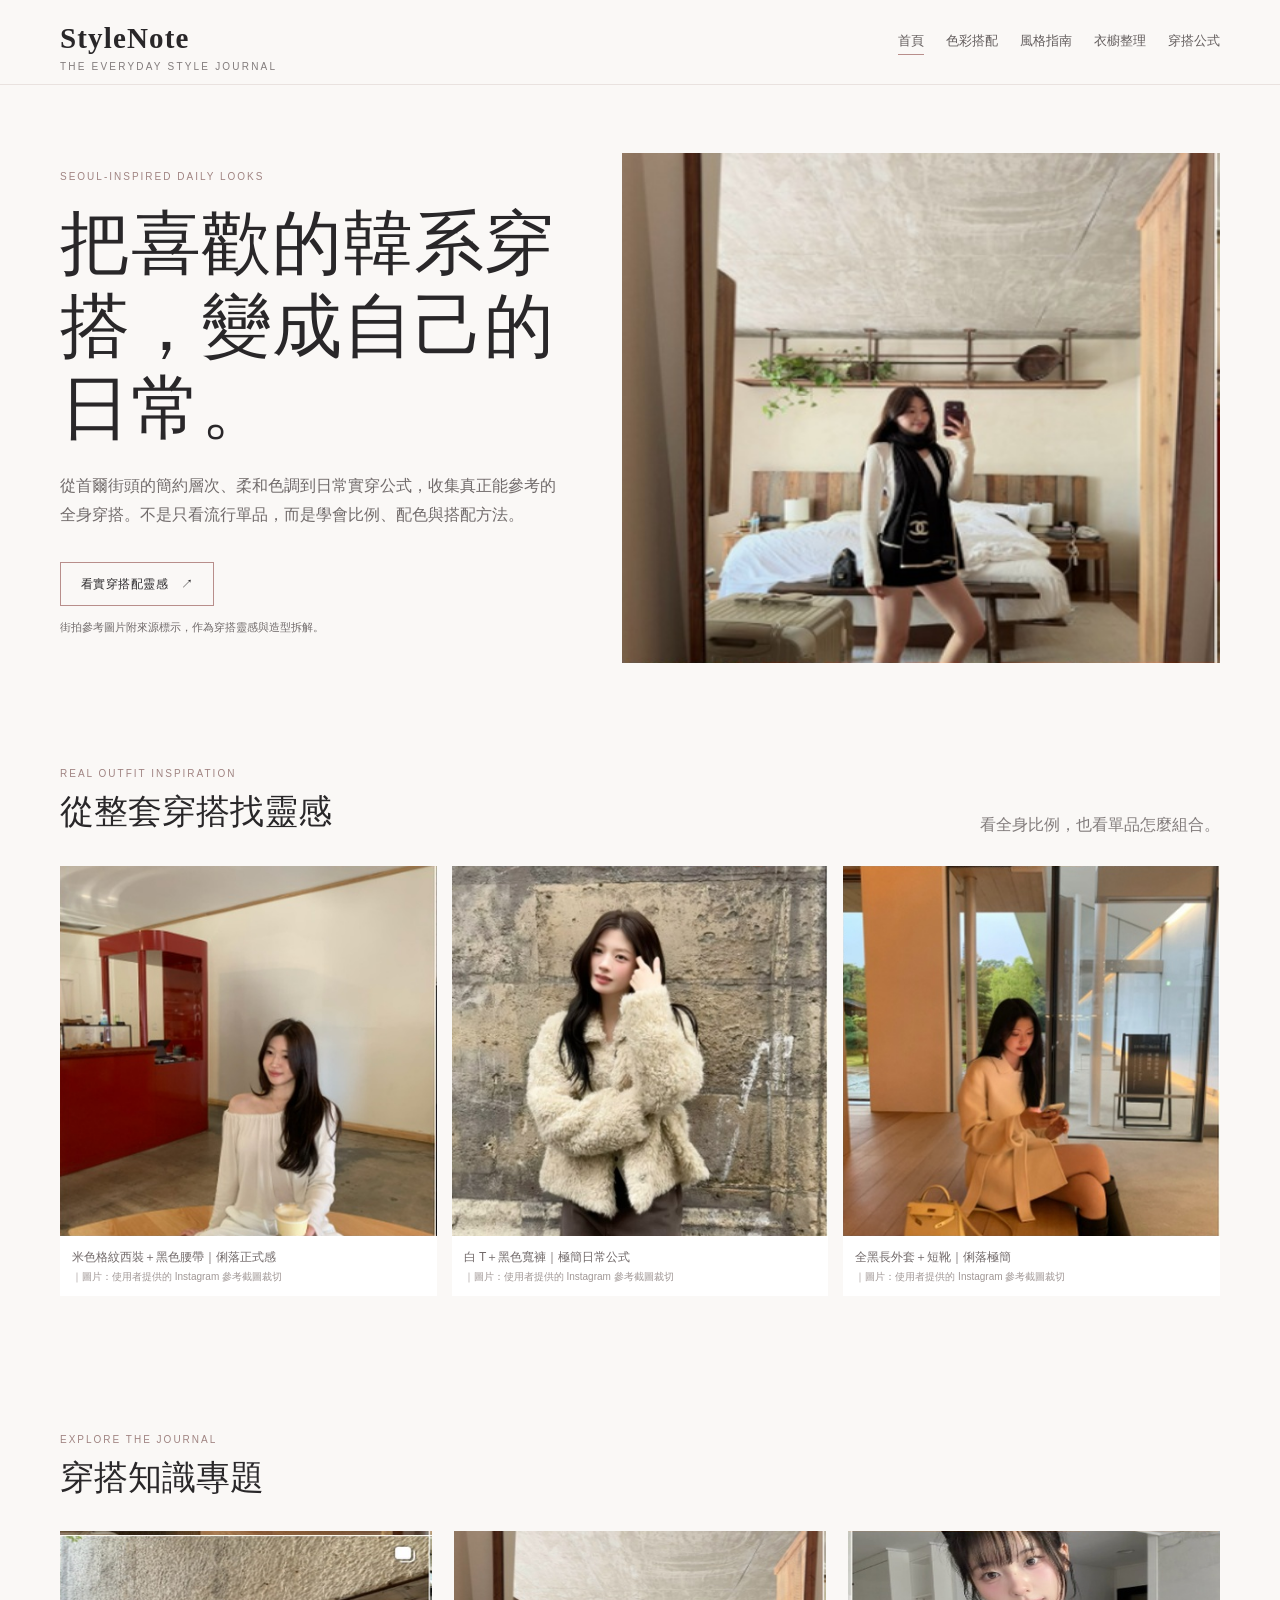
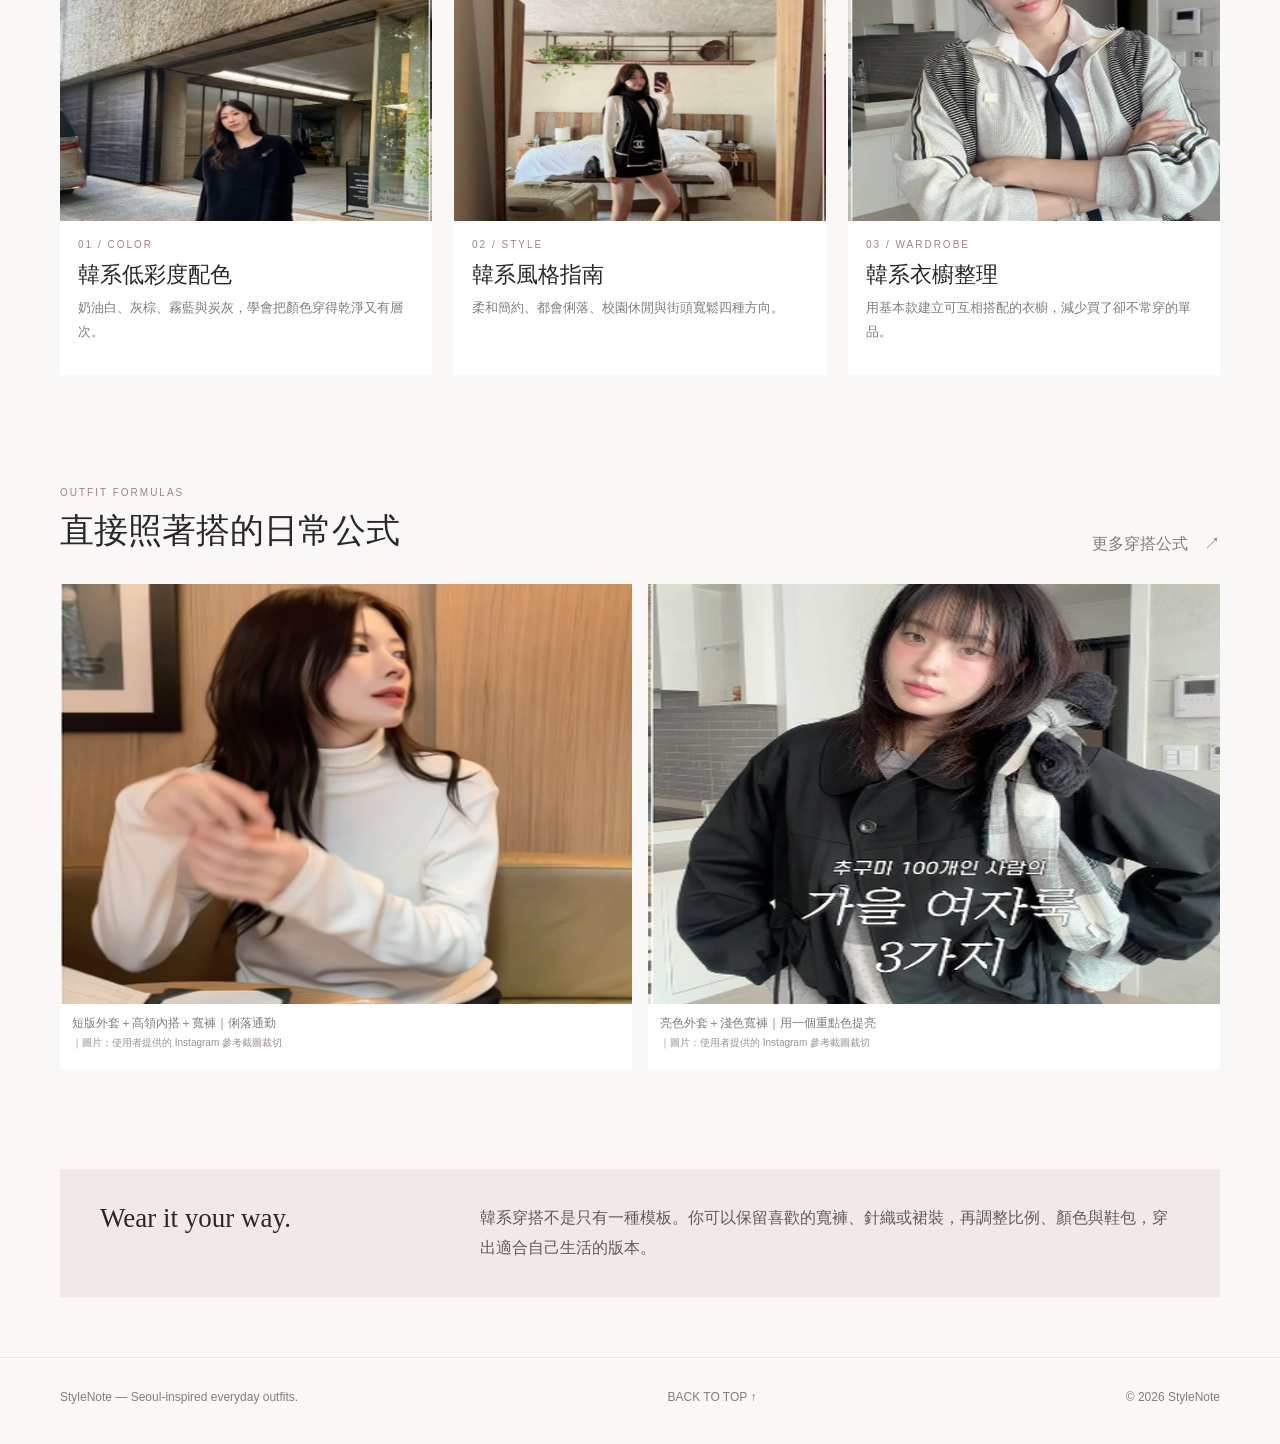
<file: index.html>
<!doctype html><html lang="zh-Hant"><head><meta charset="utf-8"><meta name="viewport" content="width=device-width, initial-scale=1"><meta name="description" content="StyleNote 韓系日常穿搭靈感：首爾街拍、韓系簡約、日常穿搭公式與衣櫥整理。"><title>StyleNote｜韓系日常穿搭筆記</title><link rel="stylesheet" href="css/style.css"></head><body id="top"><header class="site-header"><div class="wrap header-inner"><a class="brand" href="index.html">StyleNote<small>THE EVERYDAY STYLE JOURNAL</small></a><nav class="nav" aria-label="主要導覽"><a href="index.html" aria-current=page>首頁</a><a href="pages/color-guide.html" >色彩搭配</a><a href="pages/style-guide.html" >風格指南</a><a href="pages/wardrobe.html" >衣櫥整理</a><a href="pages/outfit-formulas.html" >穿搭公式</a></nav></div></header><main class="wrap"><section class="hero"><div><div class="eyebrow">SEOUL-INSPIRED DAILY LOOKS</div><h1>把喜歡的韓系穿搭，變成自己的日常。</h1><p>從首爾街頭的簡約層次、柔和色調到日常實穿公式，收集真正能參考的全身穿搭。不是只看流行單品，而是學會比例、配色與搭配方法。</p><a class="button" href="pages/outfit-formulas.html">看實穿搭配靈感　↗</a><p class="source-note">街拍參考圖片附來源標示，作為穿搭靈感與造型拆解。</p></div><div class="ootd-image" role="img" aria-label="使用者提供的韓系穿搭參考：黑色寬鬆帽T搭配灰色格紋短裙" style="--x:0%;--y:0%"></div></section>
<section class="section"><div class="section-head"><div><div class="eyebrow">REAL OUTFIT INSPIRATION</div><h2>從整套穿搭找靈感</h2></div><span class="muted">看全身比例，也看單品怎麼組合。</span></div><div class="lookbook">
<figure><div class="ootd-image" role="img" aria-label="使用者提供的韓系穿搭參考：黑色圖案T恤搭配短裙與長襪" style="--x:33.333333333333336%;--y:0%"></div><figcaption>米色格紋西裝＋黑色腰帶｜俐落正式感 <small>｜圖片：使用者提供的 Instagram 參考截圖裁切</small></figcaption></figure>
<figure><div class="ootd-image" role="img" aria-label="使用者提供的韓系穿搭參考：棕色短外套搭配黑色百褶短裙" style="--x:0%;--y:100%"></div><figcaption>白 T＋黑色寬褲｜極簡日常公式 <small>｜圖片：使用者提供的 Instagram 參考截圖裁切</small></figcaption></figure>
<figure><div class="ootd-image" role="img" aria-label="使用者提供的韓系穿搭參考：奶油色毛絨外套搭配深色長褲" style="--x:100%;--y:33.333333333333336%"></div><figcaption>全黑長外套＋短靴｜俐落極簡 <small>｜圖片：使用者提供的 Instagram 參考截圖裁切</small></figcaption></figure>
</div></section>
<section class="section"><div class="section-head"><div><div class="eyebrow">EXPLORE THE JOURNAL</div><h2>穿搭知識專題</h2></div></div><div class="cards">
<article class="card"><div class="ootd-image" role="img" aria-label="使用者提供的韓系穿搭參考：灰白針織外套搭配白襯衫與領帶" style="--x:66.66666666666667%;--y:0%"></div><div class="meta">01 / COLOR</div><h3><a href="pages/color-guide.html">韓系低彩度配色</a></h3><p>奶油白、灰棕、霧藍與炭灰，學會把顏色穿得乾淨又有層次。</p></article>
<article class="card"><div class="ootd-image" role="img" aria-label="使用者提供的韓系穿搭參考：黑色寬鬆帽T搭配灰色格紋短裙" style="--x:0%;--y:0%"></div><div class="meta">02 / STYLE</div><h3><a href="pages/style-guide.html">韓系風格指南</a></h3><p>柔和簡約、都會俐落、校園休閒與街頭寬鬆四種方向。</p></article>
<article class="card"><div class="ootd-image" role="img" aria-label="使用者提供的韓系穿搭參考：黑色針織外套搭配白色襯衫" style="--x:100%;--y:66.66666666666667%"></div><div class="meta">03 / WARDROBE</div><h3><a href="pages/wardrobe.html">韓系衣櫥整理</a></h3><p>用基本款建立可互相搭配的衣櫥，減少買了卻不常穿的單品。</p></article>
</div></section>
<section class="section"><div class="section-head"><div><div class="eyebrow">OUTFIT FORMULAS</div><h2>直接照著搭的日常公式</h2></div><a class="muted" href="pages/outfit-formulas.html">更多穿搭公式　↗</a></div><div class="photo-grid"><figure><div class="ootd-image" role="img" aria-label="使用者提供的韓系穿搭參考：奶油白短外套搭配黑色短裙" style="--x:33.333333333333336%;--y:100%"></div><figcaption>短版外套＋高領內搭＋寬褲｜俐落通勤 <small>｜圖片：使用者提供的 Instagram 參考截圖裁切</small></figcaption></figure><figure><div class="ootd-image" role="img" aria-label="使用者提供的韓系穿搭參考：橄欖綠長版外套搭配深色內搭" style="--x:66.66666666666667%;--y:66.66666666666667%"></div><figcaption>亮色外套＋淺色寬褲｜用一個重點色提亮 <small>｜圖片：使用者提供的 Instagram 參考截圖裁切</small></figcaption></figure></div></section>
<section class="intro-band"><h2>Wear it your way.</h2><p>韓系穿搭不是只有一種模板。你可以保留喜歡的寬褲、針織或裙裝，再調整比例、顏色與鞋包，穿出適合自己生活的版本。</p></section></main><footer class="site-footer"><div class="wrap footer-inner"><span>StyleNote — Seoul-inspired everyday outfits.</span><a href="#top">BACK TO TOP ↑</a><span>© 2026 StyleNote</span></div></footer><script src="js/main.js"></script></body></html>
</file>
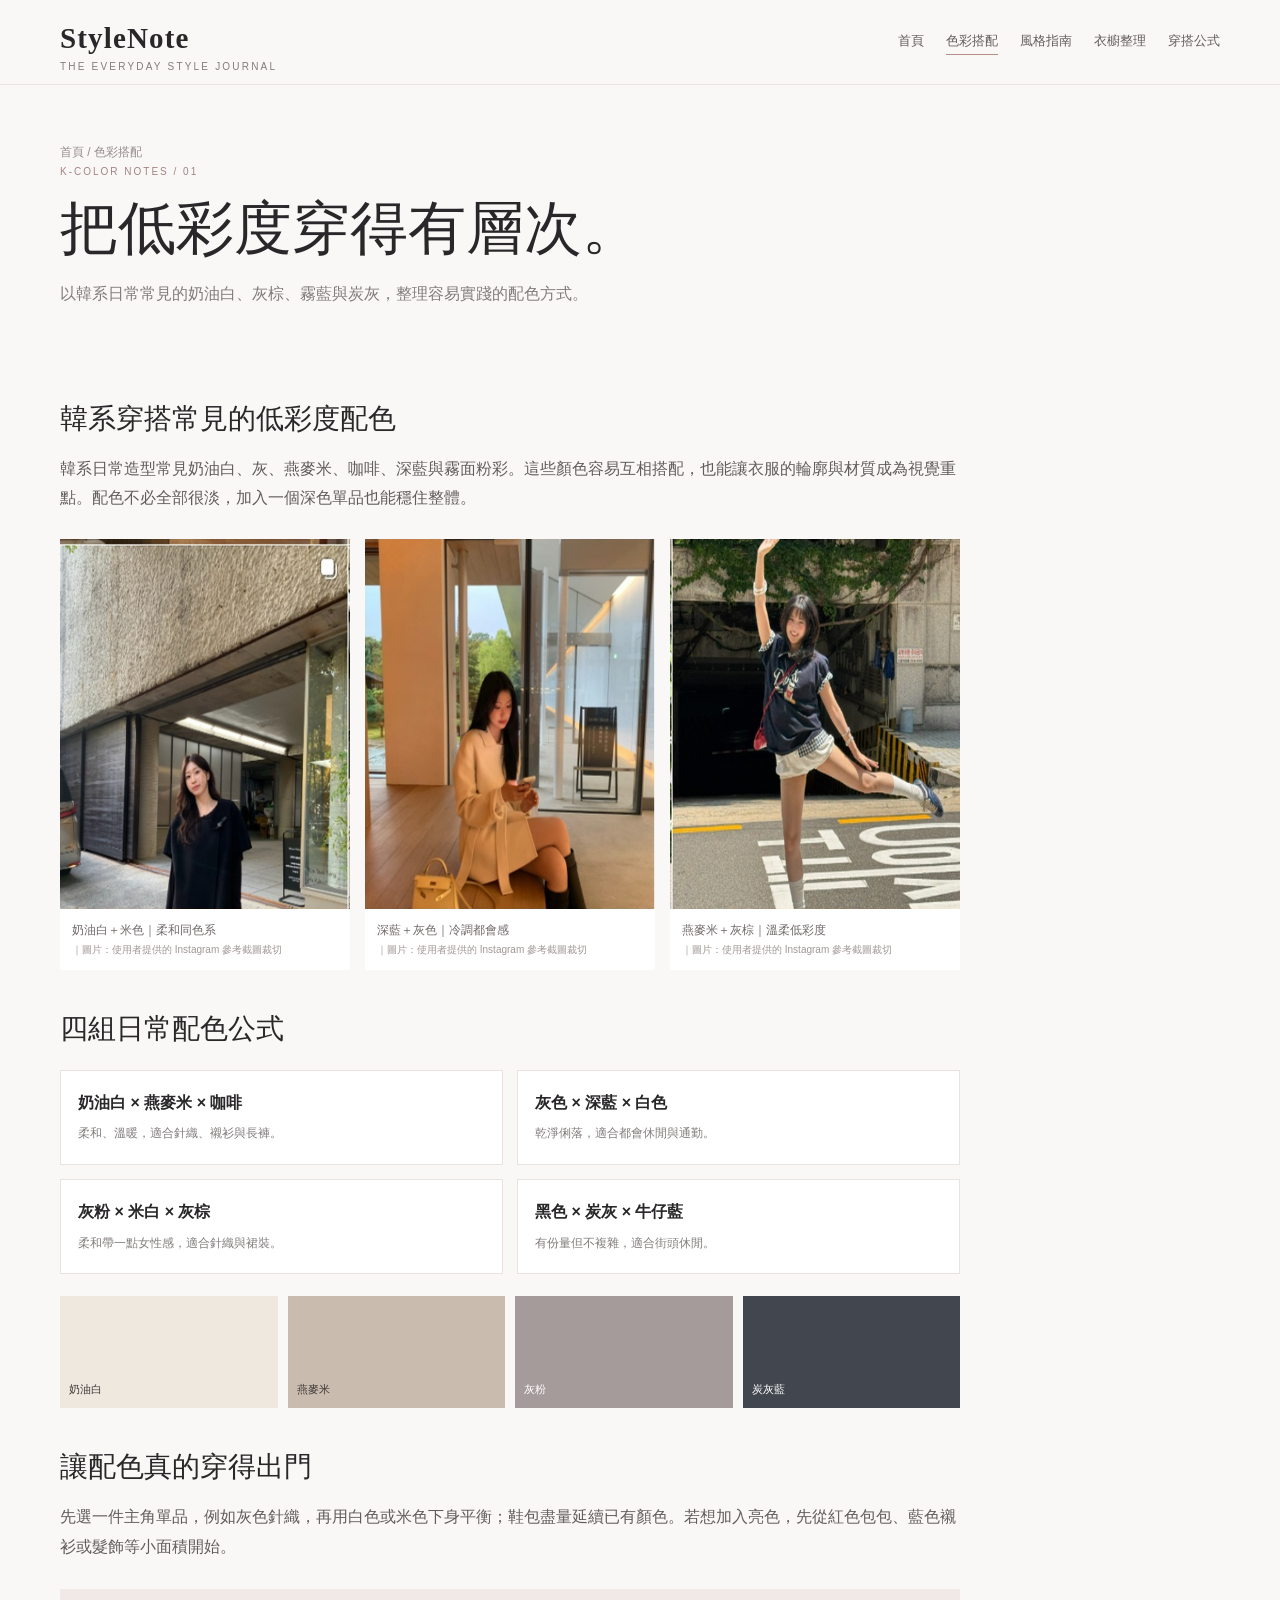
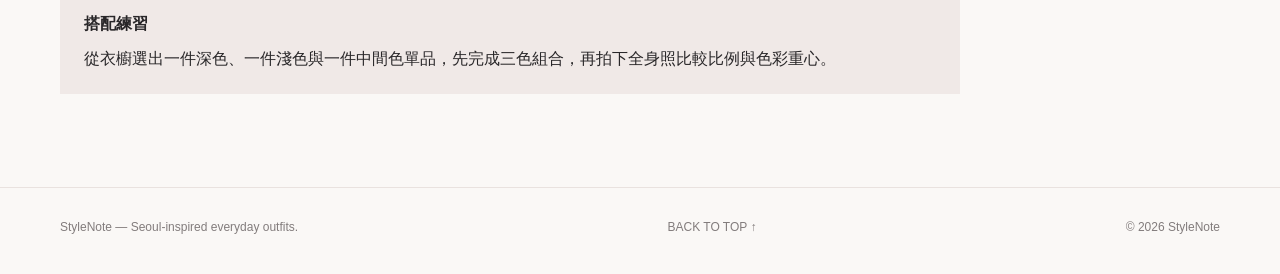
<file: pages/color-guide.html>
<!doctype html><html lang="zh-Hant"><head><meta charset="utf-8"><meta name="viewport" content="width=device-width, initial-scale=1"><meta name="description" content="把低彩度穿得有層次。｜StyleNote 韓系日常穿搭筆記。"><title>把低彩度穿得有層次。｜StyleNote</title><link rel="stylesheet" href="../css/style.css"></head><body id="top"><header class="site-header"><div class="wrap header-inner"><a class="brand" href="../index.html">StyleNote<small>THE EVERYDAY STYLE JOURNAL</small></a><nav class="nav" aria-label="主要導覽"><a href="../index.html" >首頁</a><a href="../pages/color-guide.html" aria-current=page>色彩搭配</a><a href="../pages/style-guide.html" >風格指南</a><a href="../pages/wardrobe.html" >衣櫥整理</a><a href="../pages/outfit-formulas.html" >穿搭公式</a></nav></div></header><main class="wrap"><div class="page-hero"><div class="breadcrumb"><a href="../index.html">首頁</a> / 色彩搭配</div><div class="eyebrow">K-COLOR NOTES / 01</div><h1>把低彩度穿得有層次。</h1><p class="muted">以韓系日常常見的奶油白、灰棕、霧藍與炭灰，整理容易實踐的配色方式。</p></div><article class="content"><h2>韓系穿搭常見的低彩度配色</h2><p>韓系日常造型常見奶油白、灰、燕麥米、咖啡、深藍與霧面粉彩。這些顏色容易互相搭配，也能讓衣服的輪廓與材質成為視覺重點。配色不必全部很淡，加入一個深色單品也能穩住整體。</p><div class="lookbook"><figure><div class="ootd-image" role="img" aria-label="使用者提供的韓系穿搭參考：灰白針織外套搭配白襯衫與領帶" style="--x:66.66666666666667%;--y:0%"></div><figcaption>奶油白＋米色｜柔和同色系 <small>｜圖片：使用者提供的 Instagram 參考截圖裁切</small></figcaption></figure><figure><div class="ootd-image" role="img" aria-label="使用者提供的韓系穿搭參考：奶油色毛絨外套搭配深色長褲" style="--x:100%;--y:33.333333333333336%"></div><figcaption>深藍＋灰色｜冷調都會感 <small>｜圖片：使用者提供的 Instagram 參考截圖裁切</small></figcaption></figure><figure><div class="ootd-image" role="img" aria-label="使用者提供的韓系穿搭參考：深色寬鬆外套與白色下身" style="--x:33.333333333333336%;--y:66.66666666666667%"></div><figcaption>燕麥米＋灰棕｜溫柔低彩度 <small>｜圖片：使用者提供的 Instagram 參考截圖裁切</small></figcaption></figure></div><h2>四組日常配色公式</h2><div class="formula-grid"><div class="formula"><strong>奶油白 × 燕麥米 × 咖啡</strong><span>柔和、溫暖，適合針織、襯衫與長褲。</span></div><div class="formula"><strong>灰色 × 深藍 × 白色</strong><span>乾淨俐落，適合都會休閒與通勤。</span></div><div class="formula"><strong>灰粉 × 米白 × 灰棕</strong><span>柔和帶一點女性感，適合針織與裙裝。</span></div><div class="formula"><strong>黑色 × 炭灰 × 牛仔藍</strong><span>有份量但不複雜，適合街頭休閒。</span></div></div><div class="palette"><div class="swatch" style="background:#eee8df;color:#403b39">奶油白</div><div class="swatch" style="background:#c9bbae;color:#403b39">燕麥米</div><div class="swatch" style="background:#a69b9b">灰粉</div><div class="swatch" style="background:#42464e">炭灰藍</div></div><h2>讓配色真的穿得出門</h2><p>先選一件主角單品，例如灰色針織，再用白色或米色下身平衡；鞋包盡量延續已有顏色。若想加入亮色，先從紅色包包、藍色襯衫或髮飾等小面積開始。</p><div class="tip"><strong>搭配練習</strong>從衣櫥選出一件深色、一件淺色與一件中間色單品，先完成三色組合，再拍下全身照比較比例與色彩重心。</div></article></main><footer class="site-footer"><div class="wrap footer-inner"><span>StyleNote — Seoul-inspired everyday outfits.</span><a href="#top">BACK TO TOP ↑</a><span>© 2026 StyleNote</span></div></footer><script src="../js/main.js"></script></body></html>
</file>
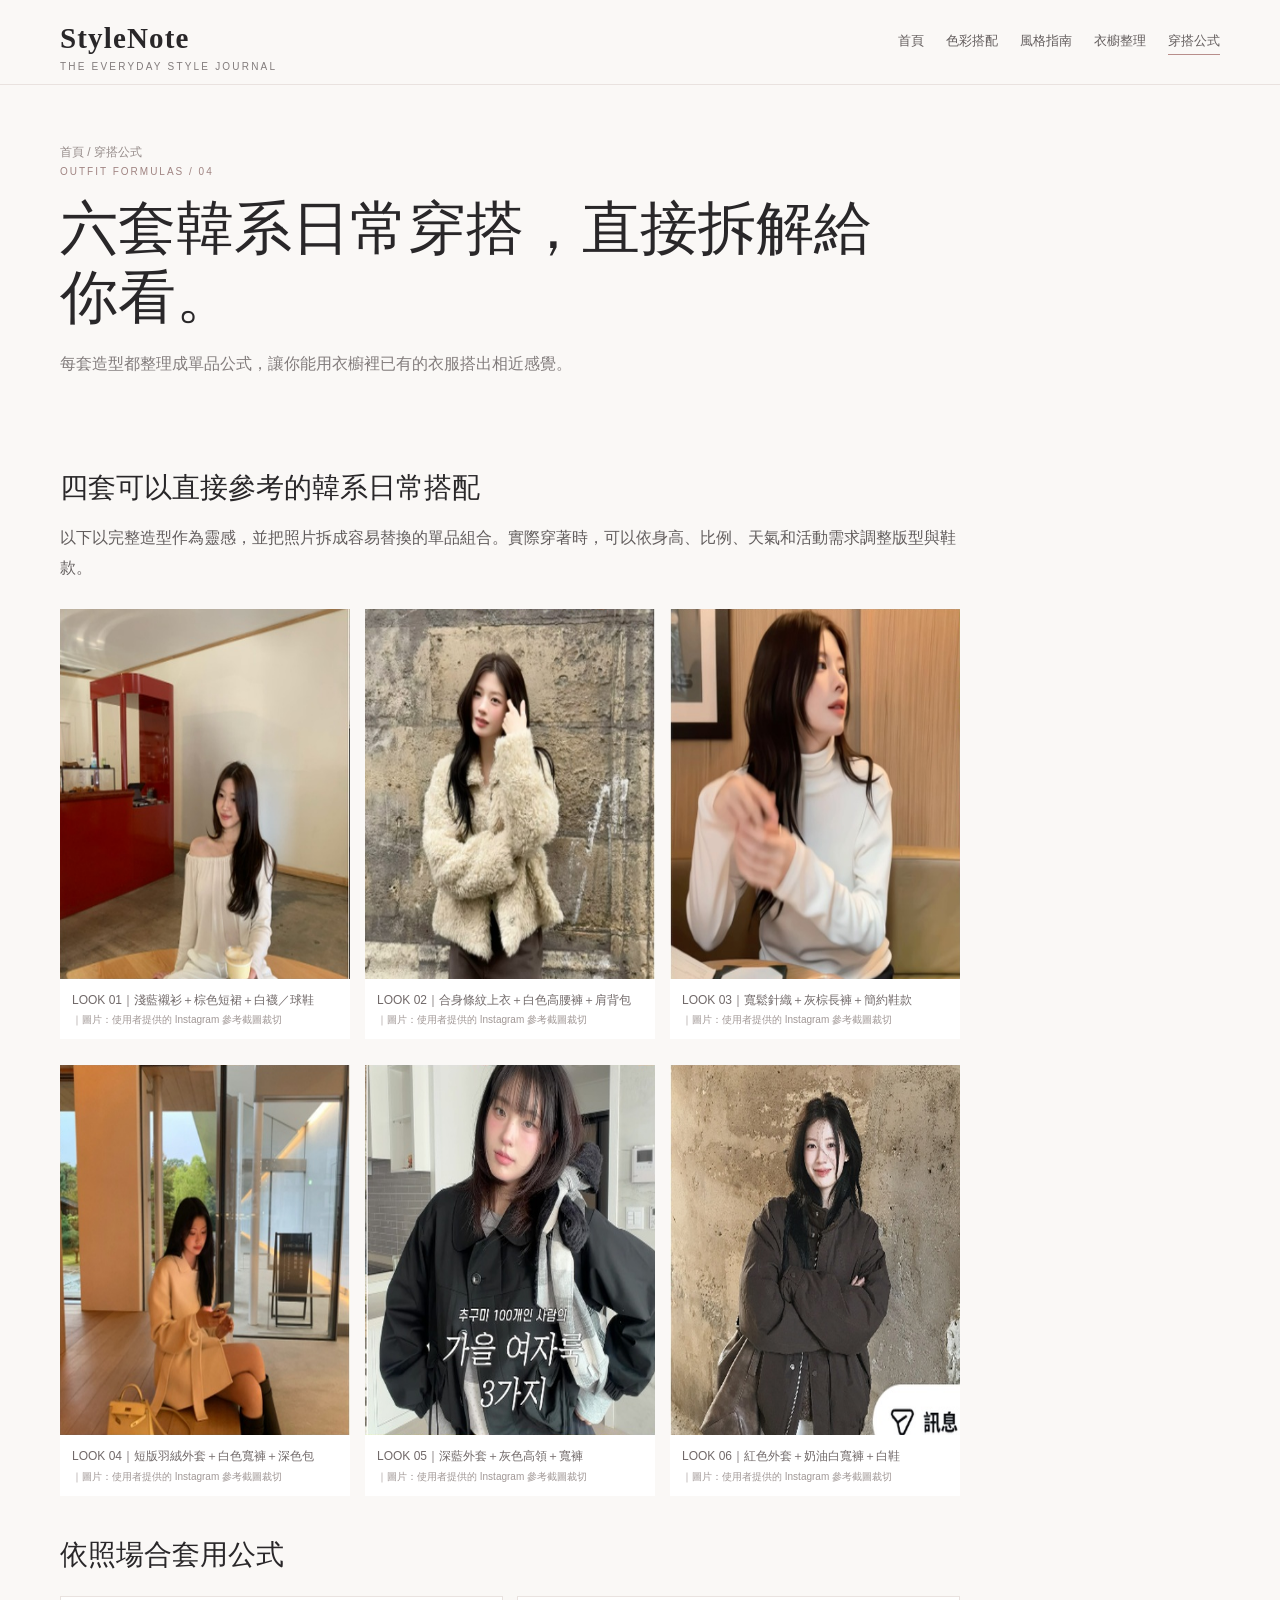
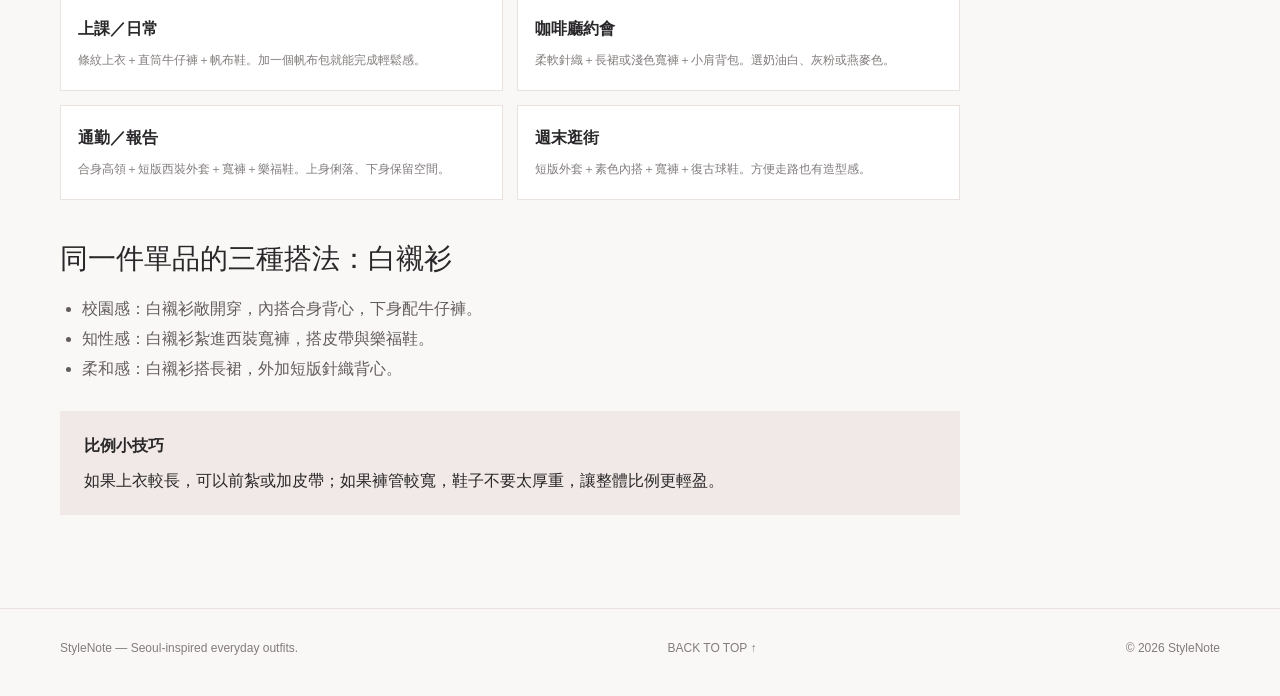
<file: pages/outfit-formulas.html>
<!doctype html><html lang="zh-Hant"><head><meta charset="utf-8"><meta name="viewport" content="width=device-width, initial-scale=1"><meta name="description" content="六套韓系日常穿搭，直接拆解給你看。｜StyleNote 韓系日常穿搭筆記。"><title>六套韓系日常穿搭，直接拆解給你看。｜StyleNote</title><link rel="stylesheet" href="../css/style.css"></head><body id="top"><header class="site-header"><div class="wrap header-inner"><a class="brand" href="../index.html">StyleNote<small>THE EVERYDAY STYLE JOURNAL</small></a><nav class="nav" aria-label="主要導覽"><a href="../index.html" >首頁</a><a href="../pages/color-guide.html" >色彩搭配</a><a href="../pages/style-guide.html" >風格指南</a><a href="../pages/wardrobe.html" >衣櫥整理</a><a href="../pages/outfit-formulas.html" aria-current=page>穿搭公式</a></nav></div></header><main class="wrap"><div class="page-hero"><div class="breadcrumb"><a href="../index.html">首頁</a> / 穿搭公式</div><div class="eyebrow">OUTFIT FORMULAS / 04</div><h1>六套韓系日常穿搭，直接拆解給你看。</h1><p class="muted">每套造型都整理成單品公式，讓你能用衣櫥裡已有的衣服搭出相近感覺。</p></div><article class="content"><h2>四套可以直接參考的韓系日常搭配</h2><p>以下以完整造型作為靈感，並把照片拆成容易替換的單品組合。實際穿著時，可以依身高、比例、天氣和活動需求調整版型與鞋款。</p><div class="lookbook"><figure><div class="ootd-image" role="img" aria-label="使用者提供的韓系穿搭參考：黑色圖案T恤搭配短裙與長襪" style="--x:33.333333333333336%;--y:0%"></div><figcaption>LOOK 01｜淺藍襯衫＋棕色短裙＋白襪／球鞋 <small>｜圖片：使用者提供的 Instagram 參考截圖裁切</small></figcaption></figure><figure><div class="ootd-image" role="img" aria-label="使用者提供的韓系穿搭參考：棕色短外套搭配黑色百褶短裙" style="--x:0%;--y:100%"></div><figcaption>LOOK 02｜合身條紋上衣＋白色高腰褲＋肩背包 <small>｜圖片：使用者提供的 Instagram 參考截圖裁切</small></figcaption></figure><figure><div class="ootd-image" role="img" aria-label="使用者提供的韓系穿搭參考：奶油白短外套搭配黑色短裙" style="--x:33.333333333333336%;--y:100%"></div><figcaption>LOOK 03｜寬鬆針織＋灰棕長褲＋簡約鞋款 <small>｜圖片：使用者提供的 Instagram 參考截圖裁切</small></figcaption></figure></div><div class="lookbook"><figure><div class="ootd-image" role="img" aria-label="使用者提供的韓系穿搭參考：奶油色毛絨外套搭配深色長褲" style="--x:100%;--y:33.333333333333336%"></div><figcaption>LOOK 04｜短版羽絨外套＋白色寬褲＋深色包 <small>｜圖片：使用者提供的 Instagram 參考截圖裁切</small></figcaption></figure><figure><div class="ootd-image" role="img" aria-label="使用者提供的韓系穿搭參考：橄欖綠長版外套搭配深色內搭" style="--x:66.66666666666667%;--y:66.66666666666667%"></div><figcaption>LOOK 05｜深藍外套＋灰色高領＋寬褲 <small>｜圖片：使用者提供的 Instagram 參考截圖裁切</small></figcaption></figure><figure><div class="ootd-image" role="img" aria-label="使用者提供的韓系穿搭參考：米色西裝外套與短裙造型" style="--x:100%;--y:100%"></div><figcaption>LOOK 06｜紅色外套＋奶油白寬褲＋白鞋 <small>｜圖片：使用者提供的 Instagram 參考截圖裁切</small></figcaption></figure></div><h2>依照場合套用公式</h2><div class="formula-grid"><div class="formula"><strong>上課／日常</strong><span>條紋上衣＋直筒牛仔褲＋帆布鞋。加一個帆布包就能完成輕鬆感。</span></div><div class="formula"><strong>咖啡廳約會</strong><span>柔軟針織＋長裙或淺色寬褲＋小肩背包。選奶油白、灰粉或燕麥色。</span></div><div class="formula"><strong>通勤／報告</strong><span>合身高領＋短版西裝外套＋寬褲＋樂福鞋。上身俐落、下身保留空間。</span></div><div class="formula"><strong>週末逛街</strong><span>短版外套＋素色內搭＋寬褲＋復古球鞋。方便走路也有造型感。</span></div></div><h2>同一件單品的三種搭法：白襯衫</h2><ul><li>校園感：白襯衫敞開穿，內搭合身背心，下身配牛仔褲。</li><li>知性感：白襯衫紮進西裝寬褲，搭皮帶與樂福鞋。</li><li>柔和感：白襯衫搭長裙，外加短版針織背心。</li></ul><div class="tip"><strong>比例小技巧</strong>如果上衣較長，可以前紮或加皮帶；如果褲管較寬，鞋子不要太厚重，讓整體比例更輕盈。</div></article></main><footer class="site-footer"><div class="wrap footer-inner"><span>StyleNote — Seoul-inspired everyday outfits.</span><a href="#top">BACK TO TOP ↑</a><span>© 2026 StyleNote</span></div></footer><script src="../js/main.js"></script></body></html>
</file>
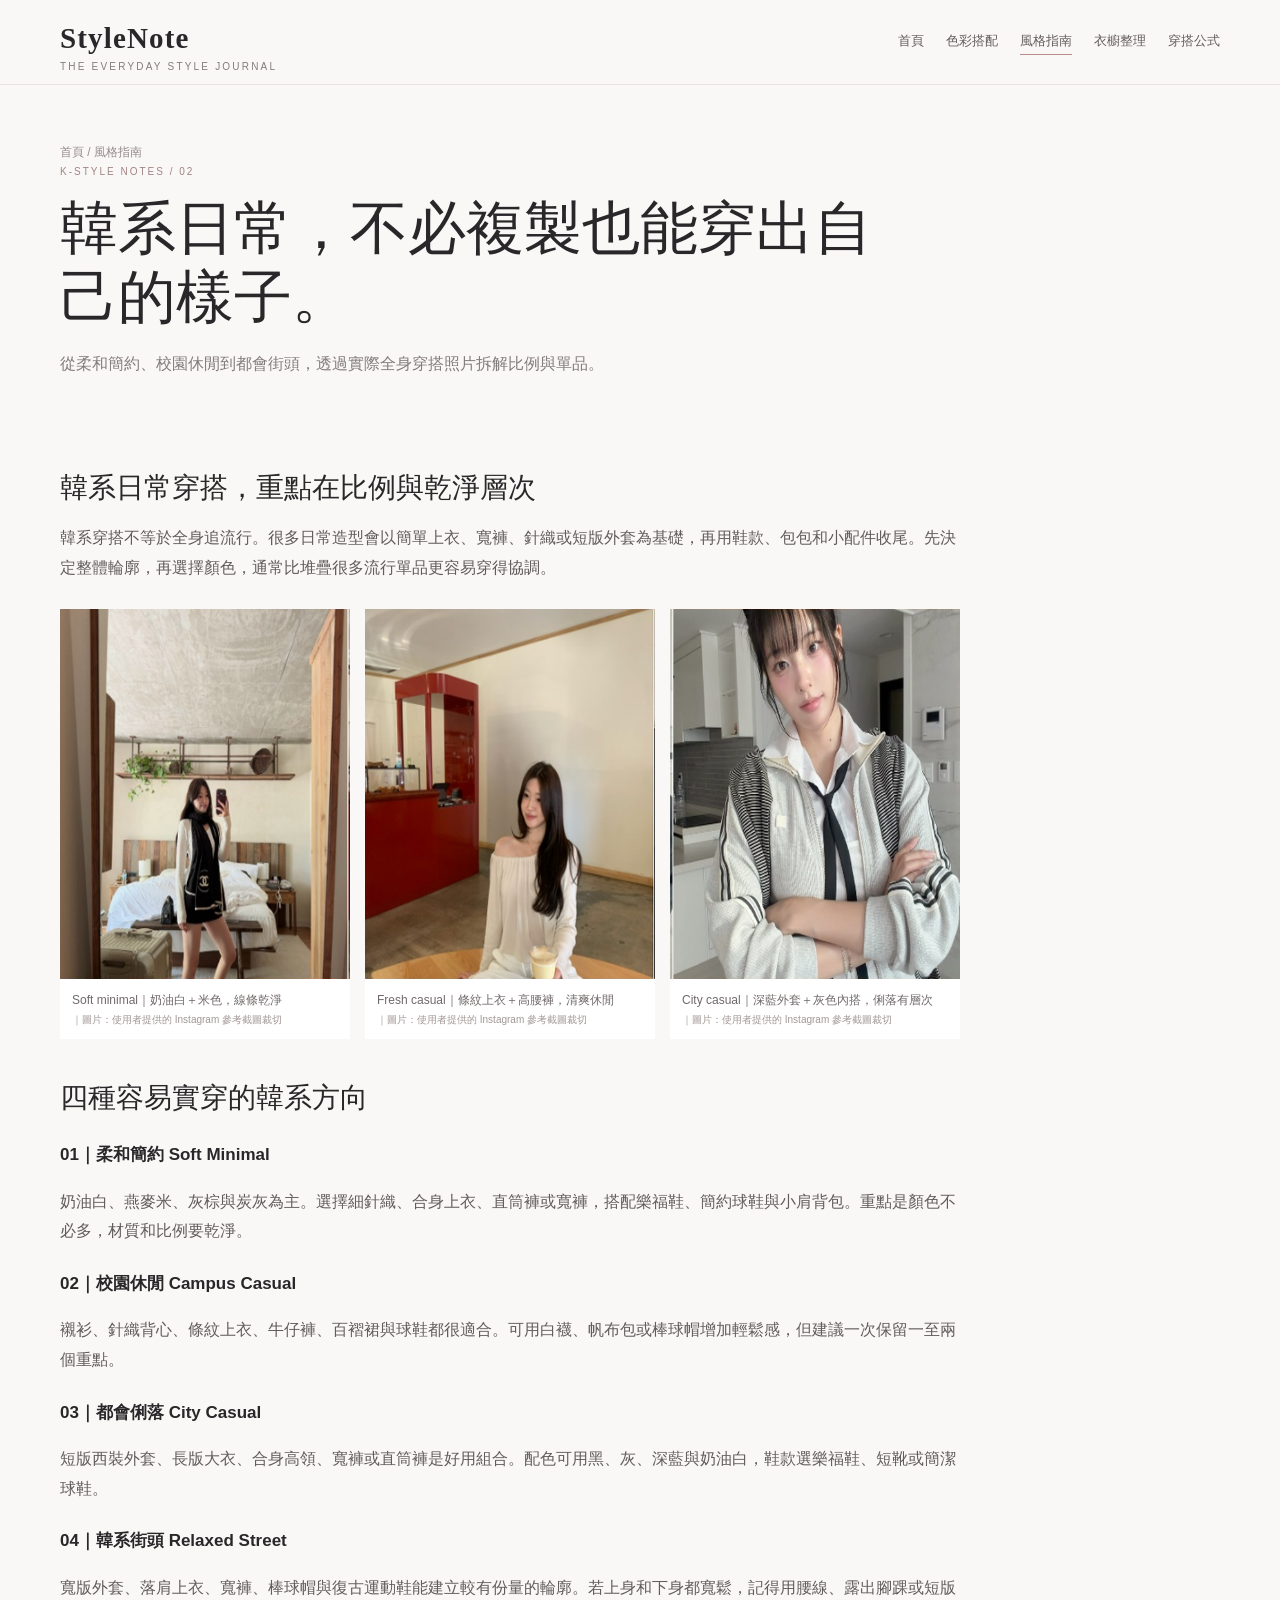
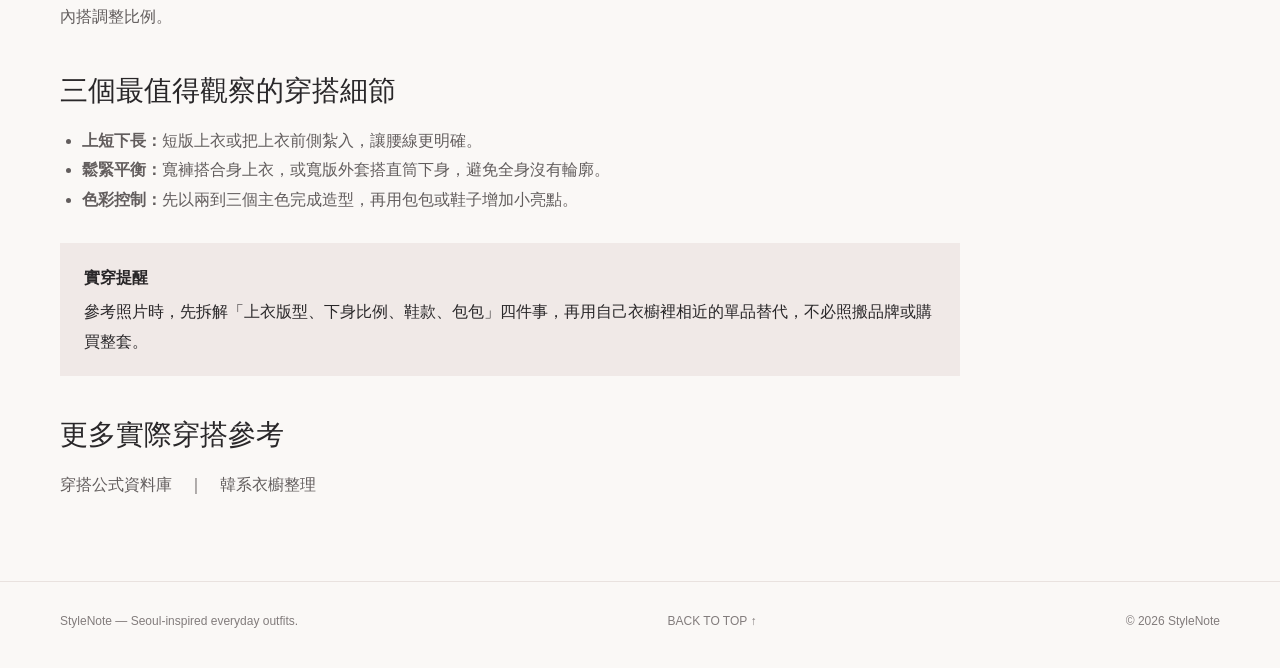
<file: pages/style-guide.html>
<!doctype html><html lang="zh-Hant"><head><meta charset="utf-8"><meta name="viewport" content="width=device-width, initial-scale=1"><meta name="description" content="韓系日常，不必複製也能穿出自己的樣子。｜StyleNote 韓系日常穿搭筆記。"><title>韓系日常，不必複製也能穿出自己的樣子。｜StyleNote</title><link rel="stylesheet" href="../css/style.css"></head><body id="top"><header class="site-header"><div class="wrap header-inner"><a class="brand" href="../index.html">StyleNote<small>THE EVERYDAY STYLE JOURNAL</small></a><nav class="nav" aria-label="主要導覽"><a href="../index.html" >首頁</a><a href="../pages/color-guide.html" >色彩搭配</a><a href="../pages/style-guide.html" aria-current=page>風格指南</a><a href="../pages/wardrobe.html" >衣櫥整理</a><a href="../pages/outfit-formulas.html" >穿搭公式</a></nav></div></header><main class="wrap"><div class="page-hero"><div class="breadcrumb"><a href="../index.html">首頁</a> / 風格指南</div><div class="eyebrow">K-STYLE NOTES / 02</div><h1>韓系日常，不必複製也能穿出自己的樣子。</h1><p class="muted">從柔和簡約、校園休閒到都會街頭，透過實際全身穿搭照片拆解比例與單品。</p></div><article class="content"><h2>韓系日常穿搭，重點在比例與乾淨層次</h2><p>韓系穿搭不等於全身追流行。很多日常造型會以簡單上衣、寬褲、針織或短版外套為基礎，再用鞋款、包包和小配件收尾。先決定整體輪廓，再選擇顏色，通常比堆疊很多流行單品更容易穿得協調。</p><div class="lookbook"><figure><div class="ootd-image" role="img" aria-label="使用者提供的韓系穿搭參考：黑色寬鬆帽T搭配灰色格紋短裙" style="--x:0%;--y:0%"></div><figcaption>Soft minimal｜奶油白＋米色，線條乾淨 <small>｜圖片：使用者提供的 Instagram 參考截圖裁切</small></figcaption></figure><figure><div class="ootd-image" role="img" aria-label="使用者提供的韓系穿搭參考：黑色圖案T恤搭配短裙與長襪" style="--x:33.333333333333336%;--y:0%"></div><figcaption>Fresh casual｜條紋上衣＋高腰褲，清爽休閒 <small>｜圖片：使用者提供的 Instagram 參考截圖裁切</small></figcaption></figure><figure><div class="ootd-image" role="img" aria-label="使用者提供的韓系穿搭參考：黑色針織外套搭配白色襯衫" style="--x:100%;--y:66.66666666666667%"></div><figcaption>City casual｜深藍外套＋灰色內搭，俐落有層次 <small>｜圖片：使用者提供的 Instagram 參考截圖裁切</small></figcaption></figure></div><h2>四種容易實穿的韓系方向</h2><h3>01｜柔和簡約 Soft Minimal</h3><p>奶油白、燕麥米、灰棕與炭灰為主。選擇細針織、合身上衣、直筒褲或寬褲，搭配樂福鞋、簡約球鞋與小肩背包。重點是顏色不必多，材質和比例要乾淨。</p><h3>02｜校園休閒 Campus Casual</h3><p>襯衫、針織背心、條紋上衣、牛仔褲、百褶裙與球鞋都很適合。可用白襪、帆布包或棒球帽增加輕鬆感，但建議一次保留一至兩個重點。</p><h3>03｜都會俐落 City Casual</h3><p>短版西裝外套、長版大衣、合身高領、寬褲或直筒褲是好用組合。配色可用黑、灰、深藍與奶油白，鞋款選樂福鞋、短靴或簡潔球鞋。</p><h3>04｜韓系街頭 Relaxed Street</h3><p>寬版外套、落肩上衣、寬褲、棒球帽與復古運動鞋能建立較有份量的輪廓。若上身和下身都寬鬆，記得用腰線、露出腳踝或短版內搭調整比例。</p><h2>三個最值得觀察的穿搭細節</h2><ul><li><b>上短下長：</b>短版上衣或把上衣前側紮入，讓腰線更明確。</li><li><b>鬆緊平衡：</b>寬褲搭合身上衣，或寬版外套搭直筒下身，避免全身沒有輪廓。</li><li><b>色彩控制：</b>先以兩到三個主色完成造型，再用包包或鞋子增加小亮點。</li></ul><div class="tip"><strong>實穿提醒</strong>參考照片時，先拆解「上衣版型、下身比例、鞋款、包包」四件事，再用自己衣櫥裡相近的單品替代，不必照搬品牌或購買整套。</div><h2>更多實際穿搭參考</h2><p><a href="outfit-formulas.html">穿搭公式資料庫</a>　｜　<a href="wardrobe.html">韓系衣櫥整理</a></p></article></main><footer class="site-footer"><div class="wrap footer-inner"><span>StyleNote — Seoul-inspired everyday outfits.</span><a href="#top">BACK TO TOP ↑</a><span>© 2026 StyleNote</span></div></footer><script src="../js/main.js"></script></body></html>
</file>
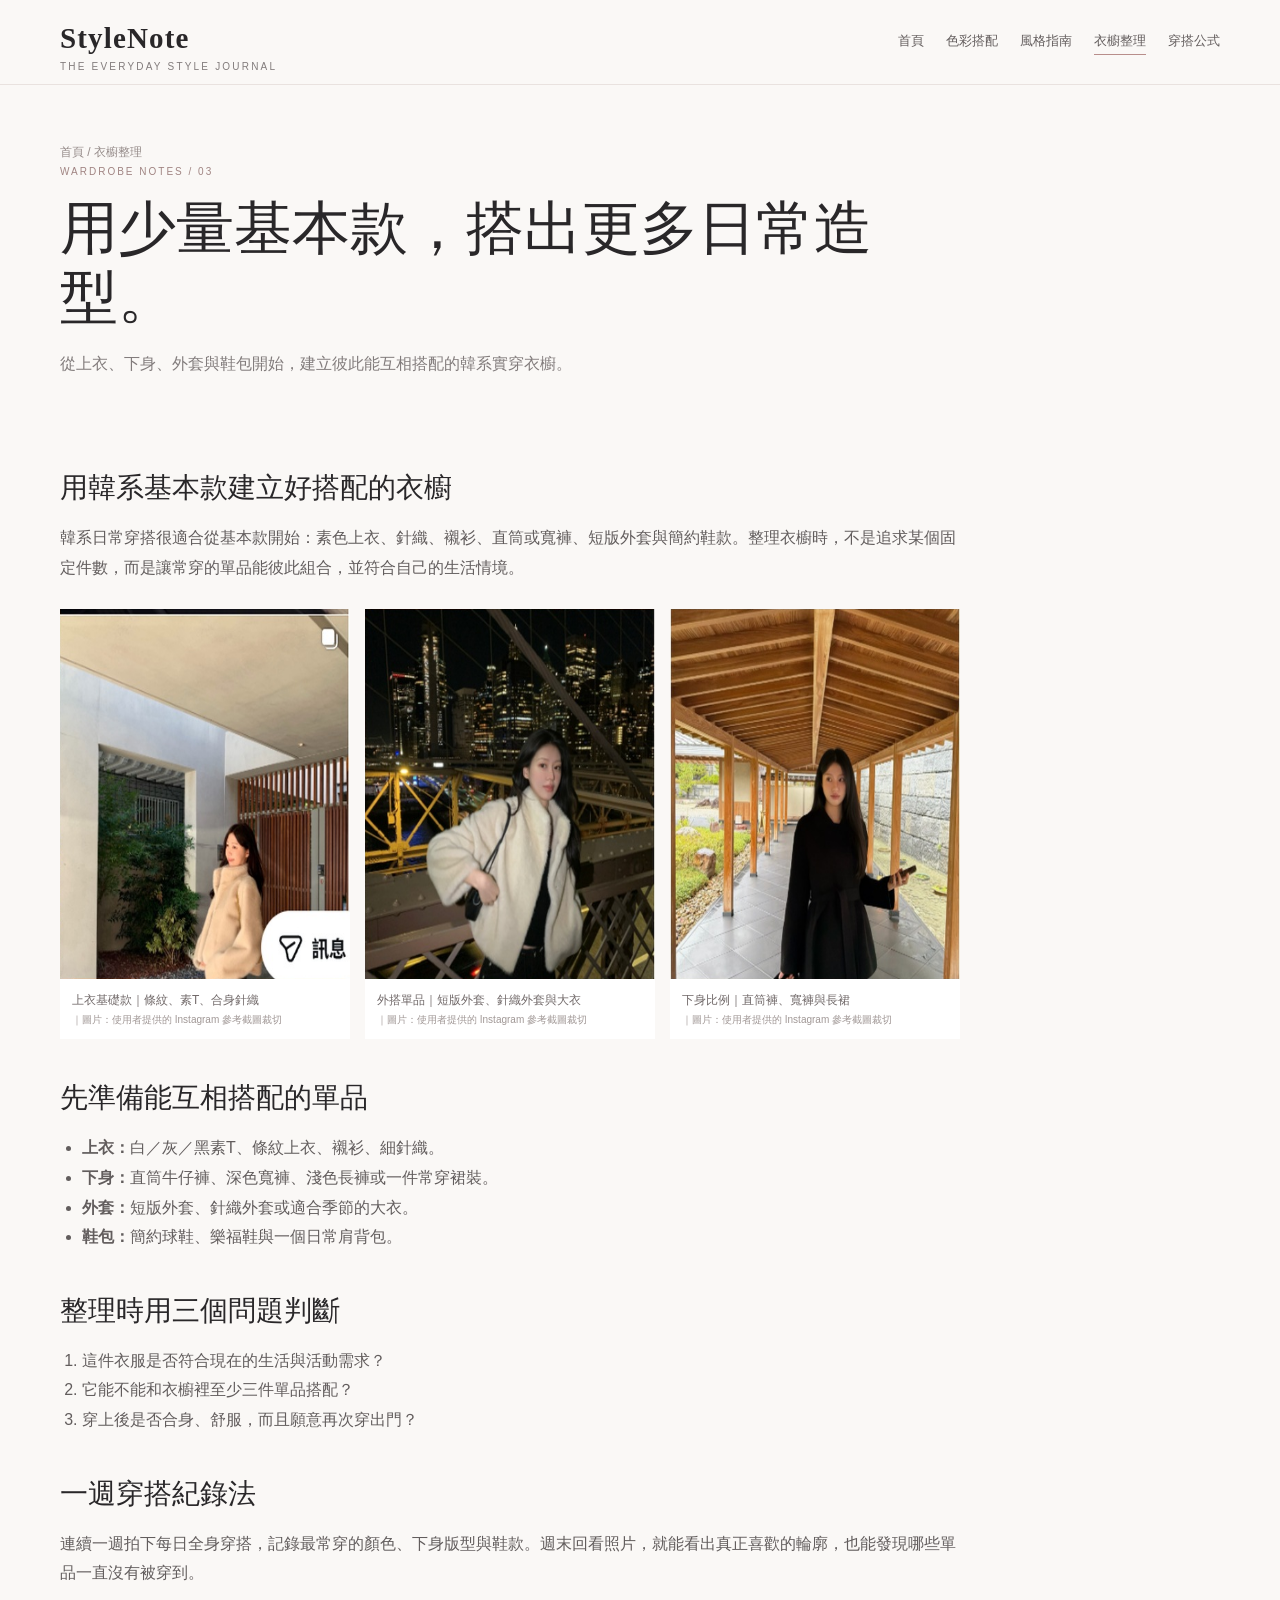
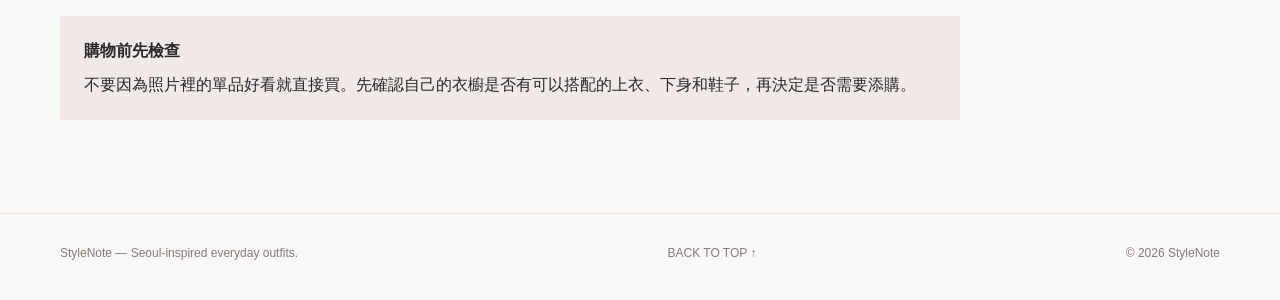
<file: pages/wardrobe.html>
<!doctype html><html lang="zh-Hant"><head><meta charset="utf-8"><meta name="viewport" content="width=device-width, initial-scale=1"><meta name="description" content="用少量基本款，搭出更多日常造型。｜StyleNote 韓系日常穿搭筆記。"><title>用少量基本款，搭出更多日常造型。｜StyleNote</title><link rel="stylesheet" href="../css/style.css"></head><body id="top"><header class="site-header"><div class="wrap header-inner"><a class="brand" href="../index.html">StyleNote<small>THE EVERYDAY STYLE JOURNAL</small></a><nav class="nav" aria-label="主要導覽"><a href="../index.html" >首頁</a><a href="../pages/color-guide.html" >色彩搭配</a><a href="../pages/style-guide.html" >風格指南</a><a href="../pages/wardrobe.html" aria-current=page>衣櫥整理</a><a href="../pages/outfit-formulas.html" >穿搭公式</a></nav></div></header><main class="wrap"><div class="page-hero"><div class="breadcrumb"><a href="../index.html">首頁</a> / 衣櫥整理</div><div class="eyebrow">WARDROBE NOTES / 03</div><h1>用少量基本款，搭出更多日常造型。</h1><p class="muted">從上衣、下身、外套與鞋包開始，建立彼此能互相搭配的韓系實穿衣櫥。</p></div><article class="content"><h2>用韓系基本款建立好搭配的衣櫥</h2><p>韓系日常穿搭很適合從基本款開始：素色上衣、針織、襯衫、直筒或寬褲、短版外套與簡約鞋款。整理衣櫥時，不是追求某個固定件數，而是讓常穿的單品能彼此組合，並符合自己的生活情境。</p><div class="lookbook"><figure><div class="ootd-image" role="img" aria-label="使用者提供的韓系穿搭參考：黑色上衣搭配短裙的全身鏡自拍" style="--x:100%;--y:0%"></div><figcaption>上衣基礎款｜條紋、素T、合身針織 <small>｜圖片：使用者提供的 Instagram 參考截圖裁切</small></figcaption></figure><figure><div class="ootd-image" role="img" aria-label="使用者提供的韓系穿搭參考：黑色寬鬆上衣搭配短裙" style="--x:33.333333333333336%;--y:33.333333333333336%"></div><figcaption>外搭單品｜短版外套、針織外套與大衣 <small>｜圖片：使用者提供的 Instagram 參考截圖裁切</small></figcaption></figure><figure><div class="ootd-image" role="img" aria-label="使用者提供的韓系穿搭參考：米色長外套日常穿搭" style="--x:66.66666666666667%;--y:33.333333333333336%"></div><figcaption>下身比例｜直筒褲、寬褲與長裙 <small>｜圖片：使用者提供的 Instagram 參考截圖裁切</small></figcaption></figure></div><h2>先準備能互相搭配的單品</h2><ul><li><b>上衣：</b>白／灰／黑素T、條紋上衣、襯衫、細針織。</li><li><b>下身：</b>直筒牛仔褲、深色寬褲、淺色長褲或一件常穿裙裝。</li><li><b>外套：</b>短版外套、針織外套或適合季節的大衣。</li><li><b>鞋包：</b>簡約球鞋、樂福鞋與一個日常肩背包。</li></ul><h2>整理時用三個問題判斷</h2><ol><li>這件衣服是否符合現在的生活與活動需求？</li><li>它能不能和衣櫥裡至少三件單品搭配？</li><li>穿上後是否合身、舒服，而且願意再次穿出門？</li></ol><h2>一週穿搭紀錄法</h2><p>連續一週拍下每日全身穿搭，記錄最常穿的顏色、下身版型與鞋款。週末回看照片，就能看出真正喜歡的輪廓，也能發現哪些單品一直沒有被穿到。</p><div class="tip"><strong>購物前先檢查</strong>不要因為照片裡的單品好看就直接買。先確認自己的衣櫥是否有可以搭配的上衣、下身和鞋子，再決定是否需要添購。</div></article></main><footer class="site-footer"><div class="wrap footer-inner"><span>StyleNote — Seoul-inspired everyday outfits.</span><a href="#top">BACK TO TOP ↑</a><span>© 2026 StyleNote</span></div></footer><script src="../js/main.js"></script></body></html>
</file>
<file: css/style.css>
:root{--paper:#faf8f6;--ink:#292729;--muted:#827c7c;--sage:#a68f8d;--mist:#f0e9e7;--line:#e9e2df;--white:#fff;--rose:#b88e8b}*{box-sizing:border-box}html{scroll-behavior:smooth}body{margin:0;background:var(--paper);color:var(--ink);font-family:"Noto Sans TC","Apple SD Gothic Neo","Microsoft JhengHei",sans-serif;line-height:1.85}a{color:inherit;text-decoration:none}a:hover{color:var(--rose)}.wrap{width:min(1160px,calc(100% - 44px));margin:auto}.site-header{border-bottom:1px solid var(--line);background:rgba(250,248,246,.96)}.header-inner{min-height:84px;display:flex;align-items:center;justify-content:space-between;gap:24px}.brand{font-family:Georgia,serif;font-size:29px;letter-spacing:.04em;font-weight:600}.brand small{display:block;font:10px Arial,sans-serif;letter-spacing:.22em;color:var(--muted);margin-top:-5px}.nav{display:flex;gap:22px;flex-wrap:wrap;font-size:13px;color:#625c5c}.nav a[aria-current=page]{border-bottom:1px solid var(--rose)}.eyebrow,.meta{font-size:10px;letter-spacing:.2em;color:#a08482}.hero{padding:68px 0 58px;display:grid;grid-template-columns:.92fr 1.08fr;gap:52px;align-items:center}.hero h1{font:normal clamp(42px,5.8vw,70px)/1.18 Georgia,"Noto Serif TC",serif;margin:17px 0 20px;letter-spacing:.01em}.hero p{color:#716b6b;max-width:520px}.hero-img{width:100%;height:510px;object-fit:cover;object-position:center 25%}.button{display:inline-block;margin-top:16px;padding:10px 20px;border:1px solid var(--rose);font-size:12px;letter-spacing:.04em}.section{padding:44px 0 65px}.section-head{display:flex;justify-content:space-between;align-items:end;margin-bottom:25px}.section h2,.page-hero h1{font:normal 34px Georgia,"Noto Serif TC",serif;margin:5px 0}.muted{color:var(--muted)}.cards{display:grid;grid-template-columns:repeat(3,1fr);gap:22px}.card{background:var(--white);padding-bottom:18px}.card img{width:100%;height:290px;object-fit:cover;object-position:center 25%;display:block}.card .meta,.card h3,.card p{margin-left:18px;margin-right:18px}.card .meta{margin-top:15px}.card h3{font:normal 22px Georgia,"Noto Serif TC",serif;margin-top:6px;margin-bottom:6px}.card p{font-size:13px;color:var(--muted);margin-top:0}.intro-band{background:var(--mist);padding:34px 40px;margin:10px 0 60px;display:grid;grid-template-columns:1fr 2fr;gap:30px}.intro-band h2{font:normal 27px Georgia,serif;margin:0}.intro-band p{margin:0;color:#625b5b}.page-hero{padding:56px 0 25px;max-width:850px}.page-hero h1{font-size:clamp(38px,5vw,58px);line-height:1.2;margin:12px 0}.content{max-width:900px;padding:10px 0 65px}.content h2{font:normal 28px Georgia,"Noto Serif TC",serif;margin:40px 0 12px}.content h3{font-size:17px;margin:22px 0 5px}.content p,.content li{color:#625d5d}.content ul,.content ol{padding-left:22px}.photo-grid{display:grid;grid-template-columns:repeat(2,1fr);gap:16px;margin:24px 0}.photo-grid img{width:100%;height:420px;object-fit:cover;object-position:center 25%;display:block}.photo-grid figure{margin:0;background:white;padding-bottom:10px}.photo-grid figcaption{font-size:12px;color:var(--muted);padding:8px 12px}.photo-grid figcaption small{display:block;font-size:10px;color:#9a9290}.wide-photo{width:100%;height:480px;object-fit:cover;object-position:center 25%;margin:22px 0;display:block}.tip{background:var(--mist);padding:20px 24px;margin:28px 0}.tip strong{display:block;margin-bottom:5px}.palette{display:grid;grid-template-columns:repeat(4,1fr);gap:10px;margin:20px 0}.swatch{height:112px;display:flex;align-items:end;padding:9px;color:white;font-size:11px}.formula-grid{display:grid;grid-template-columns:repeat(2,1fr);gap:14px;margin:22px 0}.formula{background:white;padding:17px;border:1px solid var(--line)}.formula strong{display:block}.formula span{font-size:12px;color:var(--muted)}.checklist li{padding:6px 0}.site-footer{border-top:1px solid var(--line);padding:28px 0 36px;color:var(--muted);font-size:12px}.footer-inner{display:flex;justify-content:space-between;gap:18px}.breadcrumb{font-size:12px;color:#958b89}.article-list{display:grid;grid-template-columns:repeat(2,1fr);gap:18px}.article-list a{background:white;padding:18px;border:1px solid var(--line)}.lookbook{display:grid;grid-template-columns:repeat(3,1fr);gap:15px;margin:26px 0}.lookbook img{width:100%;height:370px;object-fit:cover;object-position:center 20%}.lookbook figure{margin:0;background:#fff}.lookbook figcaption{padding:10px 12px;font-size:12px;color:#716969}.lookbook figcaption small{display:block;color:#a09795;font-size:10px}.source-note{font-size:11px;color:#9a9290}.tag{display:inline-block;background:var(--mist);color:#826b69;padding:3px 9px;font-size:10px;letter-spacing:.08em;margin:0 5px 5px 0}@media(max-width:760px){.header-inner{align-items:flex-start;padding:18px 0;flex-direction:column}.nav{gap:13px}.hero{grid-template-columns:1fr;padding:42px 0;gap:25px}.hero-img{height:390px}.cards{grid-template-columns:1fr}.card img{height:360px}.intro-band{grid-template-columns:1fr;padding:25px}.section-head{align-items:start;flex-direction:column}.footer-inner{flex-direction:column}.wrap{width:calc(100% - 32px)}.photo-grid,.formula-grid,.article-list,.lookbook{grid-template-columns:1fr}.photo-grid img,.lookbook img{height:420px}.wide-photo{height:380px}.palette{grid-template-columns:repeat(2,1fr)}}
/* Cropped OOTD image tiles from user-provided Instagram screenshots. */
.ootd-image{display:block;width:100%;background-image:url('../images/ootd/ig-outfit-grid.jpg?v=20261116-3');background-repeat:no-repeat;background-size:400% 400%;background-position:var(--x) var(--y);}
.hero .ootd-image{height:510px;}
.card .ootd-image{height:290px;}
.lookbook .ootd-image{height:370px;}
.photo-grid .ootd-image{height:420px;}
@media(max-width:760px){.hero .ootd-image{height:390px}.card .ootd-image{height:360px}.lookbook .ootd-image,.photo-grid .ootd-image{height:420px}}
</file>
